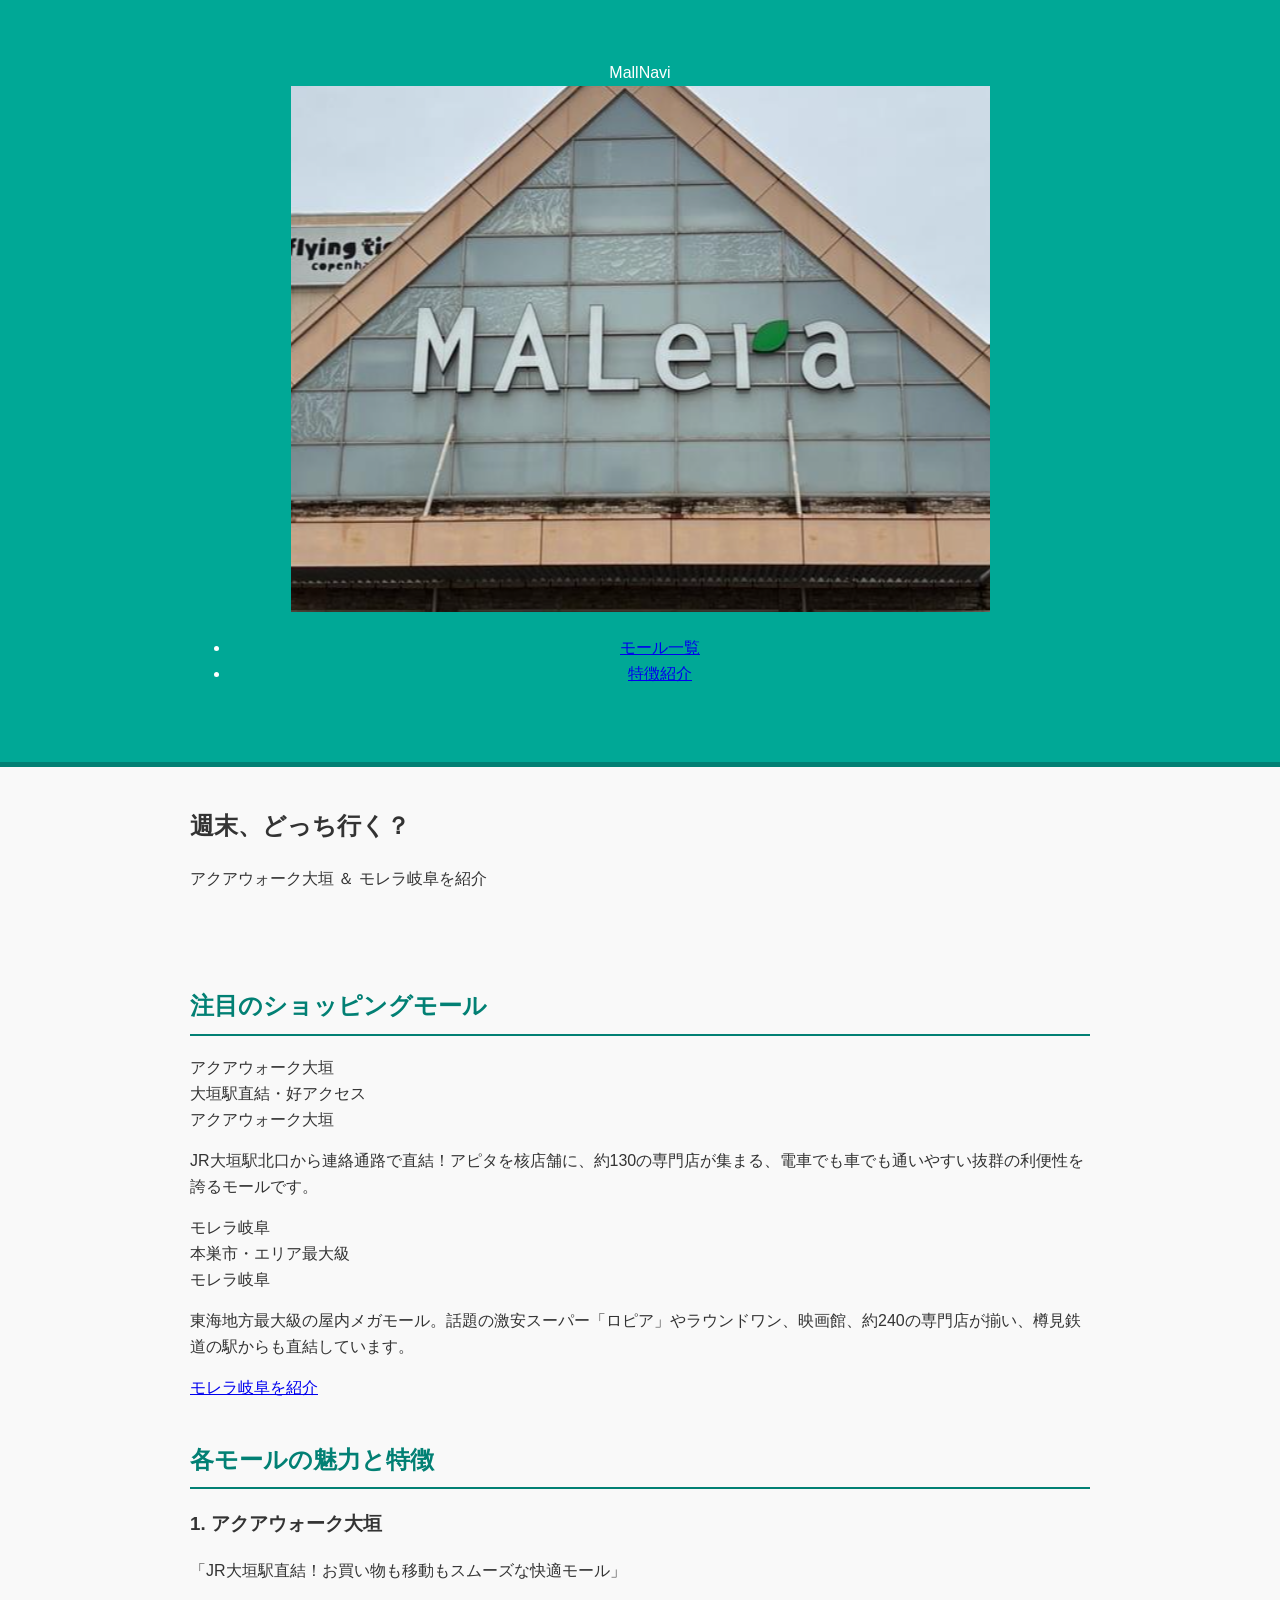
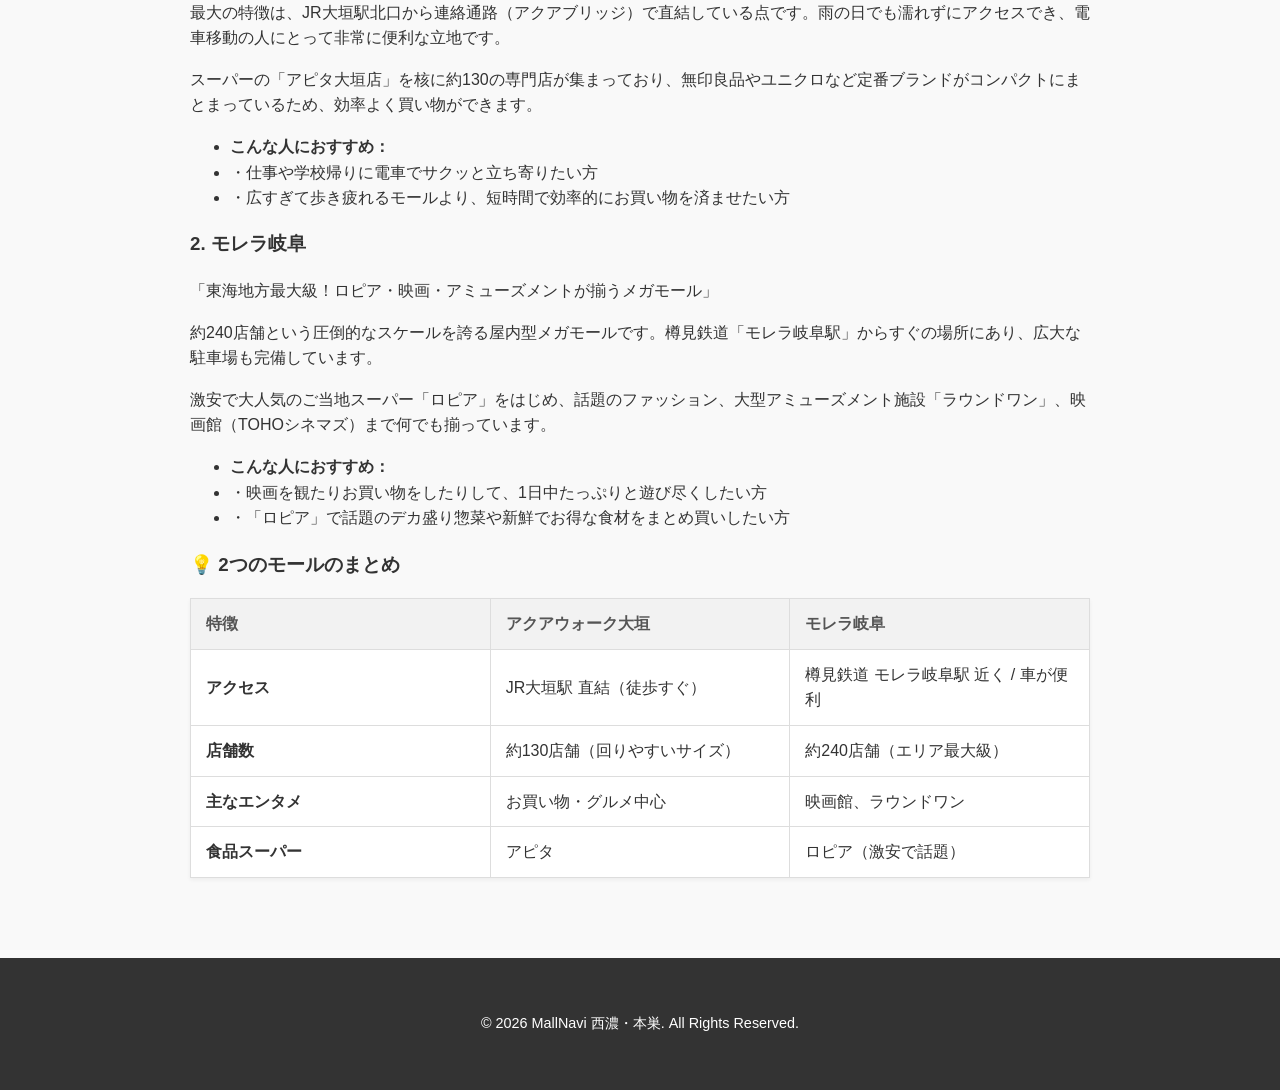
<file: index.html>
<!DOCTYPE html> 
<html lang="en">
<head>
    <meta charset="UTF-8">
    <meta name="viewport" content="width=device-width, initial-scale=1.0">
    <title>大垣・本巣エリアの2大ショッピングモールナビ</title>
    <link rel="stylesheet" href="style.css">
</head>
<body>

    <!-- ヘッダー -->
    <header>
        <div class="container">
            <div class="logo">MallNavi </div>
            <img src="image/Screenshot 2026-10-27 142218.png"
            <nav>
                <ul>
                    <li><a href="#malls">モール一覧</a></li>
                    <li><a href="#compare">特徴紹介</a></li>
                </ul>
            </nav>
        </div>
    </header>

    <!-- メインビジュアル -->
    <section class="hero">
        <div class="container">
            <h1>週末、どっち行く？</h1>
            <p>アクアウォーク大垣 ＆ モレラ岐阜を紹介</p>
        </div>
    </section>

    <!-- メインコンテンツ -->
    <main class="container">
        
        <!-- モール一覧セクション -->
        <section id="malls" class="malls-section">
            <h2 class="section-title">注目のショッピングモール</h2>
            <div class="mall-grid">
                <!-- カード 1: アクアウォーク大垣 -->
                <div class="mall-card">
                    <div class="mall-image">アクアウォーク大垣</div>
                    <div class="mall-info">
                        <span class="mall-tag">大垣駅直結・好アクセス</span>
                        <div class="mall-name">アクアウォーク大垣</div>
                        <p class="mall-desc">JR大垣駅北口から連絡通路で直結！アピタを核店舗に、約130の専門店が集まる、電車でも車でも通いやすい抜群の利便性を誇るモールです。</p>
                    </div>
                </div>

                <!-- カード 2: モレラ岐阜 -->
                <div class="mall-card">
                    <div class="mall-image">モレラ岐阜</div>
                    <div class="mall-info">
                        <span class="mall-tag">本巣市・エリア最大級</span>
                        <div class="mall-name">モレラ岐阜</div>
                        <p class="mall-desc">東海地方最大級の屋内メガモール。話題の激安スーパー「ロピア」やラウンドワン、映画館、約240の専門店が揃い、樽見鉄道の駅からも直結しています。</p>
                        <a href="spot-a.html">モレラ岐阜を紹介</a>
                    </div>
                </div>
            </div>
        </section>

        <!-- 詳しい紹介＆比較セクション -->
        <section id="compare" class="intro-section">
            <h2 class="section-title">各モールの魅力と特徴</h2>
            
            <div class="intro-block">
                <h3>1. アクアウォーク大垣</h3>
                <p class="intro-lead">「JR大垣駅直結！お買い物も移動もスムーズな快適モール」</p>
                <p>最大の特徴は、JR大垣駅北口から連絡通路（アクアブリッジ）で直結している点です。雨の日でも濡れずにアクセスでき、電車移動の人にとって非常に便利な立地です。</p>
                <p>スーパーの「アピタ大垣店」を核に約130の専門店が集まっており、無印良品やユニクロなど定番ブランドがコンパクトにまとまっているため、効率よく買い物ができます。</p>
                <ul>
                    <li><strong>こんな人におすすめ：</strong></li>
                    <li>・仕事や学校帰りに電車でサクッと立ち寄りたい方</li>
                    <li>・広すぎて歩き疲れるモールより、短時間で効率的にお買い物を済ませたい方</li>
                </ul>
            </div>

            <div class="intro-block">
                <h3>2. モレラ岐阜</h3>
                <p class="intro-lead">「東海地方最大級！ロピア・映画・アミューズメントが揃うメガモール」</p>
                <p>約240店舗という圧倒的なスケールを誇る屋内型メガモールです。樽見鉄道「モレラ岐阜駅」からすぐの場所にあり、広大な駐車場も完備しています。</p>
                <p>激安で大人気のご当地スーパー「ロピア」をはじめ、話題のファッション、大型アミューズメント施設「ラウンドワン」、映画館（TOHOシネマズ）まで何でも揃っています。</p>
                <ul>
                    <li><strong>こんな人におすすめ：</strong></li>
                    <li>・映画を観たりお買い物をしたりして、1日中たっぷりと遊び尽くしたい方</li>
                    <li>・「ロピア」で話題のデカ盛り惣菜や新鮮でお得な食材をまとめ買いしたい方</li>
                </ul>
            </div>

            <h3 class="table-title">💡 2つのモールのまとめ</h3>
            <div class="table-responsive">
                <table class="comparison-table">
                    <thead>
                        <tr>
                            <th>特徴</th>
                            <th>アクアウォーク大垣</th>
                            <th>モレラ岐阜</th>
                        </tr>
                    </thead>
                    <tbody>
                        <tr>
                            <td><strong>アクセス</strong></td>
                            <td><span class="highlight-text">JR大垣駅 直結</span>（徒歩すぐ）</td>
                            <td>樽見鉄道 モレラ岐阜駅 近く / 車が便利</td>
                        </tr>
                        <tr>
                            <td><strong>店舗数</strong></td>
                            <td>約130店舗（回りやすいサイズ）</td>
                            <td><span class="highlight-text">約240店舗</span>（エリア最大級）</td>
                        </tr>
                        <tr>
                            <td><strong>主なエンタメ</strong></td>
                            <td>お買い物・グルメ中心</td>
                            <td><span class="highlight-text">映画館、ラウンドワン</span></td>
                        </tr>
                        <tr>
                            <td><strong>食品スーパー</strong></td>
                            <td>アピタ</td>
                            <td><span class="highlight-text">ロピア（激安で話題）</span></td>
                        </tr>
                    </tbody>
                </table>
            </div>
        </section>

    </main>

    <!-- フッター -->
    <footer>
        <div class="container">
            <p>&copy; 2026 MallNavi 西濃・本巣. All Rights Reserved.</p>
        </div>
    </footer>

</body>
</html>
</file>
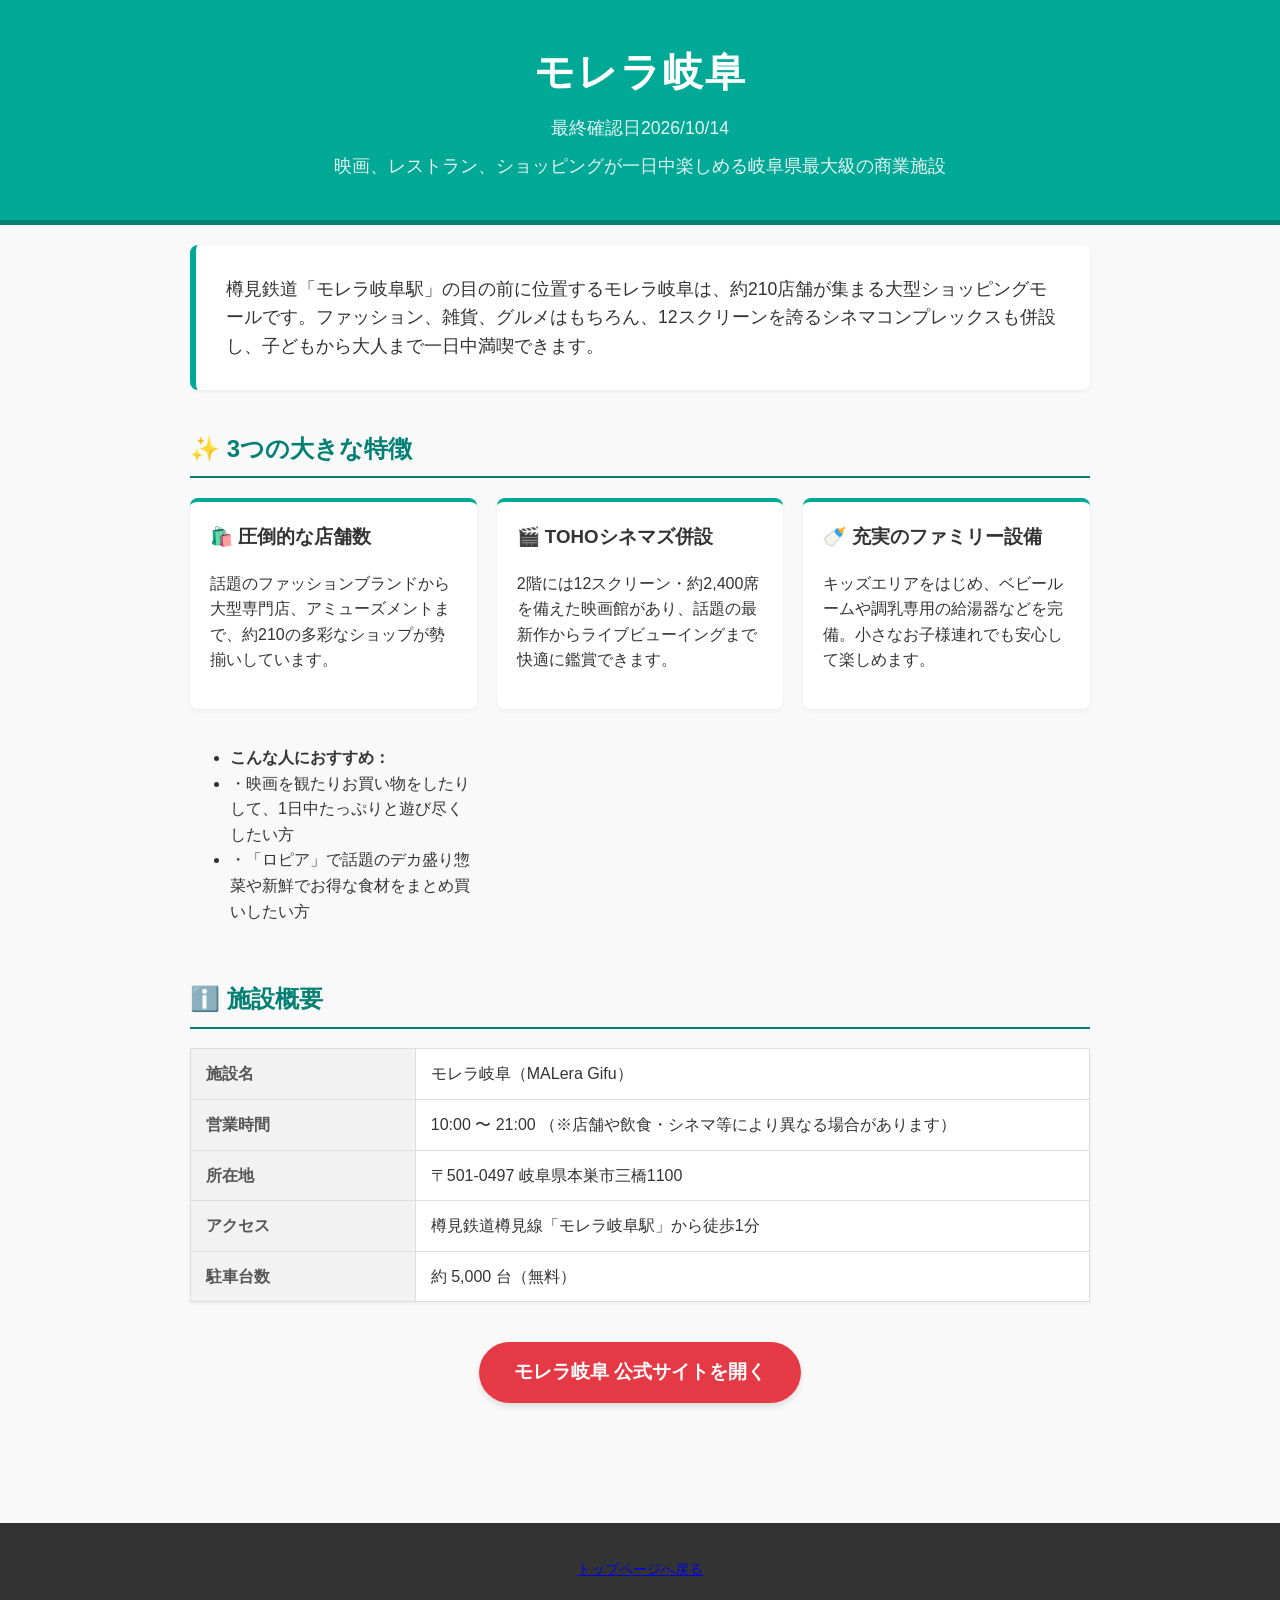
<file: spot-a.html>
<!DOCTYPE html>
<html lang="en">
<head>
    <meta charset="UTF-8">
    <meta name="viewport" content="width=device-width, initial-scale=1.0">  
    <title>モレラ岐阜（MALera Gifu）のご紹介</title>
    <!-- 外部CSSファイルの読み込み -->
    <link rel="stylesheet" href="style.css">
</head>
<body>

    <header>
        <h1>モレラ岐阜</h1>
        <p>最終確認日2026/10/14</p>
        <p>映画、レストラン、ショッピングが一日中楽しめる岐阜県最大級の商業施設</p>
    </header>

    <div class="container">
        <div class="intro-text">
            樽見鉄道「モレラ岐阜駅」の目の前に位置するモレラ岐阜は、約210店舗が集まる大型ショッピングモールです。ファッション、雑貨、グルメはもちろん、12スクリーンを誇るシネマコンプレックスも併設し、子どもから大人まで一日中満喫できます。
        </div>

        <h2>✨ 3つの大きな特徴</h2>
        <div class="features">
            <div class="feature-card">
                <h3>🛍️ 圧倒的な店舗数</h3>
                <p>話題のファッションブランドから大型専門店、アミューズメントまで、約210の多彩なショップが勢揃いしています。</p>
            </div>
            <div class="feature-card">
                <h3>🎬 TOHOシネマズ併設</h3>
                <p>2階には12スクリーン・約2,400席を備えた映画館があり、話題の最新作からライブビューイングまで快適に鑑賞できます。</p>
            </div>
            <div class="feature-card">
                <h3>🍼 充実のファミリー設備</h3>
                <p>キッズエリアをはじめ、ベビールームや調乳専用の給湯器などを完備。小さなお子様連れでも安心して楽しめます。</p>
            </div>
            <ul>
                    <li><strong>こんな人におすすめ：</strong></li>
                    <li>・映画を観たりお買い物をしたりして、1日中たっぷりと遊び尽くしたい方</li>
                    <li>・「ロピア」で話題のデカ盛り惣菜や新鮮でお得な食材をまとめ買いしたい方</li>
                </ul>
        </div>

        <h2>ℹ️ 施設概要</h2>
        <table>
            <tr>
                <th>施設名</th>
                <td>モレラ岐阜（MALera Gifu）</td>
            </tr>
            <tr>
                <th>営業時間</th>
                <td>10:00 〜 21:00 （※店舗や飲食・シネマ等により異なる場合があります）</td>
            </tr>
            <tr>
                <th>所在地</th>
                <td>〒501-0497 岐阜県本巣市三橋1100</td>
            </tr>
            <tr>
                <th>アクセス</th>
                <td>樽見鉄道樽見線「モレラ岐阜駅」から徒歩1分</td>
            </tr>
            <tr>
                <th>駐車台数</th>
                <td>約 5,000 台（無料）</td>
            </tr>
        </table>

        <div class="btn-container">
            <a href="https://malera-gifu.com" class="official-btn" target="_blank" rel="noopener">モレラ岐阜 公式サイトを開く</a>
        </div>
    </div>

    <footer>
        <p> </p>
        <a href="index.html">トップページへ戻る</a>
    </footer>

</body>
</html>

</head>
<body>
    
</body>
</html>
</file>
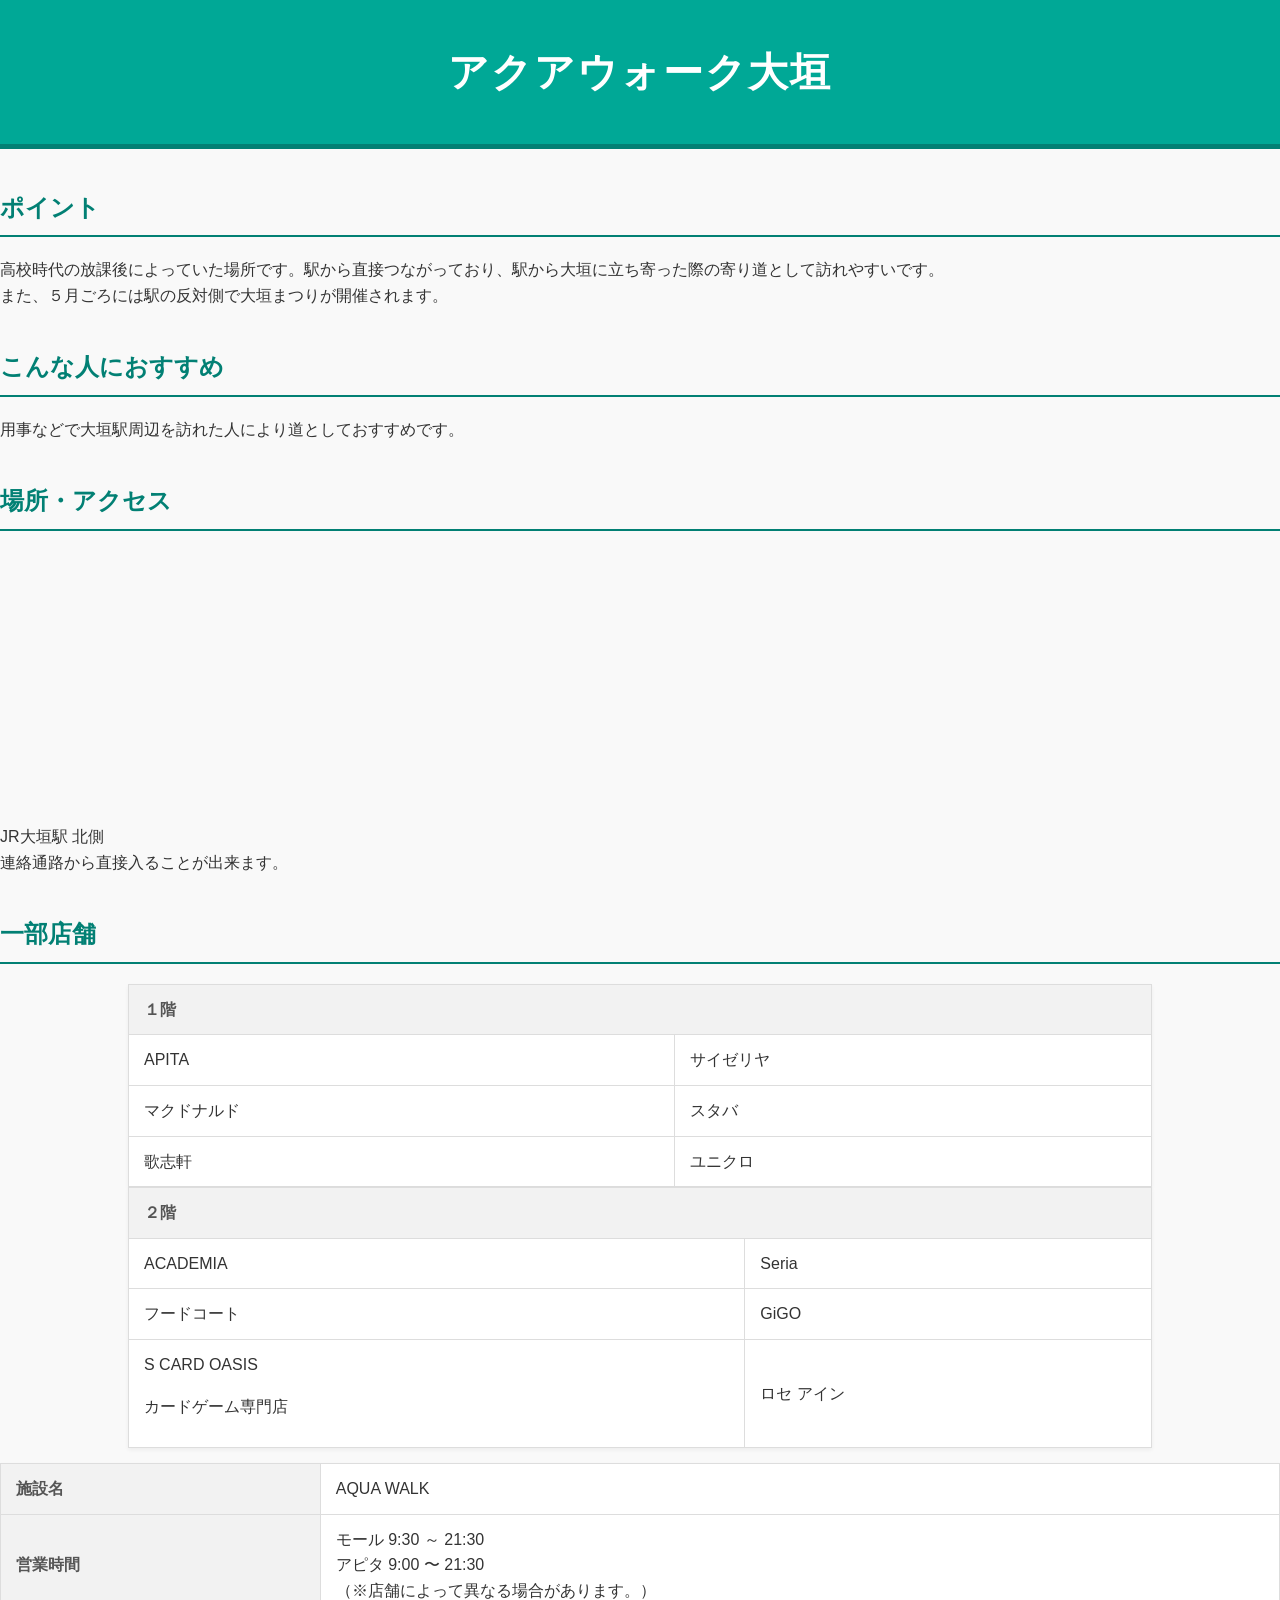
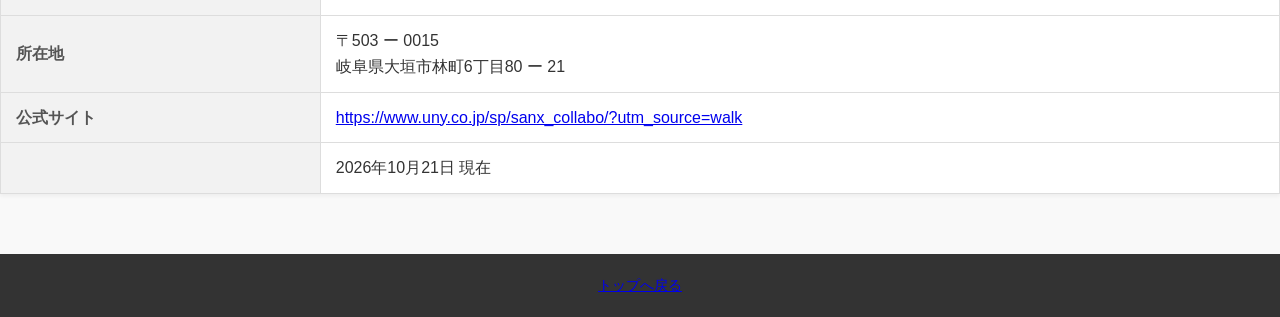
<file: spot-b.html>
<!DOCTYPE html>
<html lang="en">
<head>
    <meta charset="UTF-8">
    <meta name="viewport" content="width=device-width, initial-scale=1.0">
    <link rel="stylesheet" href="style.css">
    <title>アクアウォーク紹介</title>
</head>
<body>
    <header class="b-header">
        <!-- 背景画像使用 -->
        <h1>アクアウォーク大垣</h1>
    </header>
    <div class="b-dezain">
        <h2>ポイント</h2>
        <p>高校時代の放課後によっていた場所です。駅から直接つながっており、駅から大垣に立ち寄った際の寄り道として訪れやすいです。<br>
        また、５月ごろには駅の反対側で大垣まつりが開催されます。</p>
        <h2>こんな人におすすめ</h2>
        <p>用事などで大垣駅周辺を訪れた人により道としておすすめです。</p>
            <h2>場所・アクセス</h2>
        <div class="akusesu">
            <iframe src="https://www.google.com/maps/embed?pb=!1m18!1m12!1m3!1d3253.4262920165834!2d136.6147249737657!3d35.36988167268925!2m3!1f0!2f0!3f0!3m2!1i1024!2i768!4f13.1!3m3!1m2!1s0x6003b3ded3e754f9%3A0xd4af48ad661ffe3c!2z44Ki44Kv44Ki44Km44Kp44O844KvIOWkp-Weow!5e0!3m2!1sja!2sjp!4v1792559593848!5m2!1sja!2sjp" width="350" height="250" style="border:0;" allowfullscreen="" loading="lazy" referrerpolicy="strict-origin-when-cross-origin"></iframe>            <p>JR大垣駅 北側<br>連絡通路から直接入ることが出来ます。</p>
        </div>
        <h2>一部店舗</h2>
        <table class="b-table">
            <tr>
                <th colspan="2">１階</th>
            </tr>
            <tr>
                <td>APITA</td>
                <td>サイゼリヤ</td>
            </tr>
            <tr>
                <td>マクドナルド</td>
                <td>スタバ</td>
            </tr>
            <tr>
                <td>歌志軒</td>
                <td>ユニクロ</td>
            </tr>
        </table>
        <table class="b-table">
            <tr>
                <th colspan="2">２階</th>
            </tr>
            <tr>
                <td>ACADEMIA</td>
                <td>Seria</td>
            </tr>
            <tr>
                <td>フードコート</td>
                <td>GiGO</td>
            </tr>
            <tr>
                <td>S CARD OASIS<p>カードゲーム専門店</p></td>
                <td>ロセ アイン<a href=""></a></td>
            </tr>
        </table>

        <table>
            <tr>
                <th>施設名</th>
                <td>AQUA WALK</td>
            </tr>
            <tr>
                <th>営業時間</th>
                <td>モール 9:30 ～ 21:30<br>
                    アピタ 9:00 〜 21:30 <br>
                    （※店舗によって異なる場合があります。）
                </td>
            </tr>
            <tr>
                <th>所在地</th>
                <td>〒503 ー 0015<br>
                    岐阜県大垣市林町6丁目80 ー 21</td>
            </tr>
            <tr>
                <th>公式サイト</th>
                <td><a href="https://www.uny.co.jp/sp/sanx_collabo/?utm_source=walk">https://www.uny.co.jp/sp/sanx_collabo/?utm_source=walk</a></td>
            </tr>
            <tr>
                <th></th>
                <td colspan="2">2026年10月21日 現在</td>
            </tr>
        </table>
    </div>
    <footer>
        <a href="index.html">トップへ戻る</a>
    </footer>
</body>
</html>
</file>
<file: style.css>
/* ==========================================================================
   基本スタイル設定
   ========================================================================== */
body {
    font-family: 'Helvetica Neue', Arial, 'Hiragino Kaku Gothic ProN', 'Hiragino Sans', Meiryo, sans-serif;
    line-height: 1.6;
    color: #333;
    margin: 0;
    padding: 0;
    background-color: #f9f9f9;
}

.container {
    max-width: 900px;
    margin: 0 auto;
    padding: 20px;
}

/* ==========================================================================
   ヘッダー（モレラ岐阜のイメージカラー）
   ========================================================================== */
header {
    background-color: #00a896; /* エメラルドグリーン */
    color: #fff;
    padding: 40px 20px;
    text-align: center;
    border-bottom: 5px solid #028074;
}

header h1 {
    margin: 0;
    font-size: 2.5rem;
    letter-spacing: 2px;
}

header p {
    margin: 10px 0 0 0;
    font-size: 1.1rem;
    opacity: 0.9;
}

/* ==========================================================================
   メインコンテンツ（紹介文）
   ========================================================================== */
.intro-text {
    background-color: #fff;
    padding: 30px;
    border-radius: 8px;
    box-shadow: 0 2px 4px rgba(0,0,0,0.05);
    margin-bottom: 30px;
    font-size: 1.1rem;
    border-left: 6px solid #00a896;
}

/* ==========================================================================
   セクション共通見出し
   ========================================================================== */
h2 {
    color: #028074;
    border-bottom: 2px solid #028074;
    padding-bottom: 8px;
    margin-top: 40px;
}

/* ==========================================================================
   3つの特徴（レスポンシブ・グリッドレイアウト）
   ========================================================================== */
.features {
    display: grid;
    grid-template-columns: repeat(auto-fit, minmax(250px, 1fr));
    gap: 20px;
}

.feature-card {
    background-color: #fff;
    padding: 20px;
    border-radius: 8px;
    box-shadow: 0 2px 4px rgba(0,0,0,0.05);
    border-top: 4px solid #00a896;
}

.feature-card h3 {
    margin-top: 0;
    color: #333;
}

/* ==========================================================================
   施設概要（テーブル）
   ========================================================================== */
table {
    width: 100%;
    border-collapse: collapse;
    background-color: #fff;
    margin-top: 15px;
    box-shadow: 0 2px 4px rgba(0,0,0,0.05);
}

th, td {
    border: 1px solid #ddd;
    padding: 12px 15px;
    text-align: left;
}

th {
    background-color: #f2f2f2;
    width: 25%;
    color: #555;
}

/* ==========================================================================
   公式サイトリンクボタン
   ========================================================================== */
.btn-container {
    text-align: center;
    margin: 40px 0;
}

.official-btn {
    display: inline-block;
    background-color: #e63946; /* アクセントの赤系 */
    color: #fff;
    padding: 15px 35px;
    font-size: 1.2rem;
    font-weight: bold;
    text-decoration: none;
    border-radius: 50px;
    transition: background 0.3s;
    box-shadow: 0 4px 6px rgba(0,0,0,0.1);
}

.official-btn:hover {
    background-color: #cb2d3a;
}

/* ==========================================================================
   フッター
   ========================================================================== */
footer {
    text-align: center;
    padding: 20px;
    background-color: #333;
    color: #fff;
    margin-top: 60px;
    font-size: 0.9rem;
}

/* アクアウォーク用 */
.b-table {
    margin: auto;
    width: 80%;
    background-color: #fff;
}
</file>
